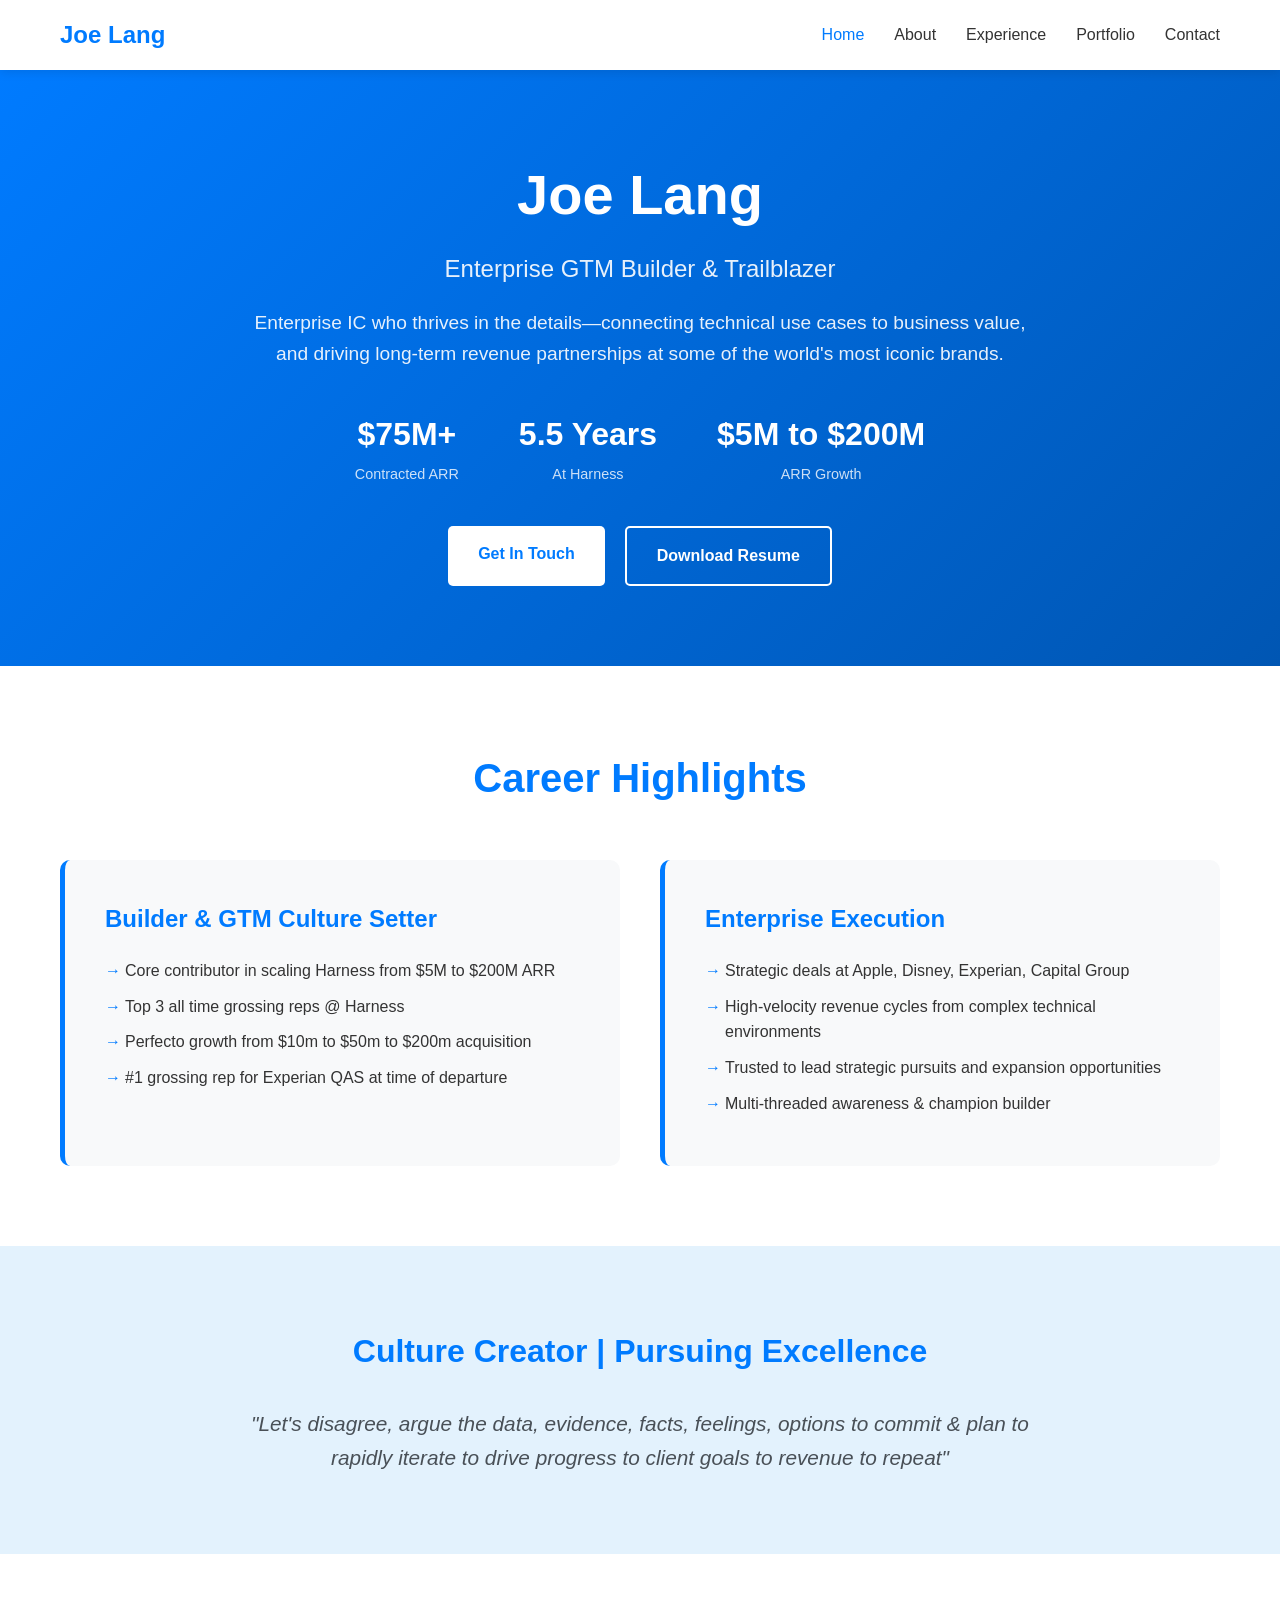
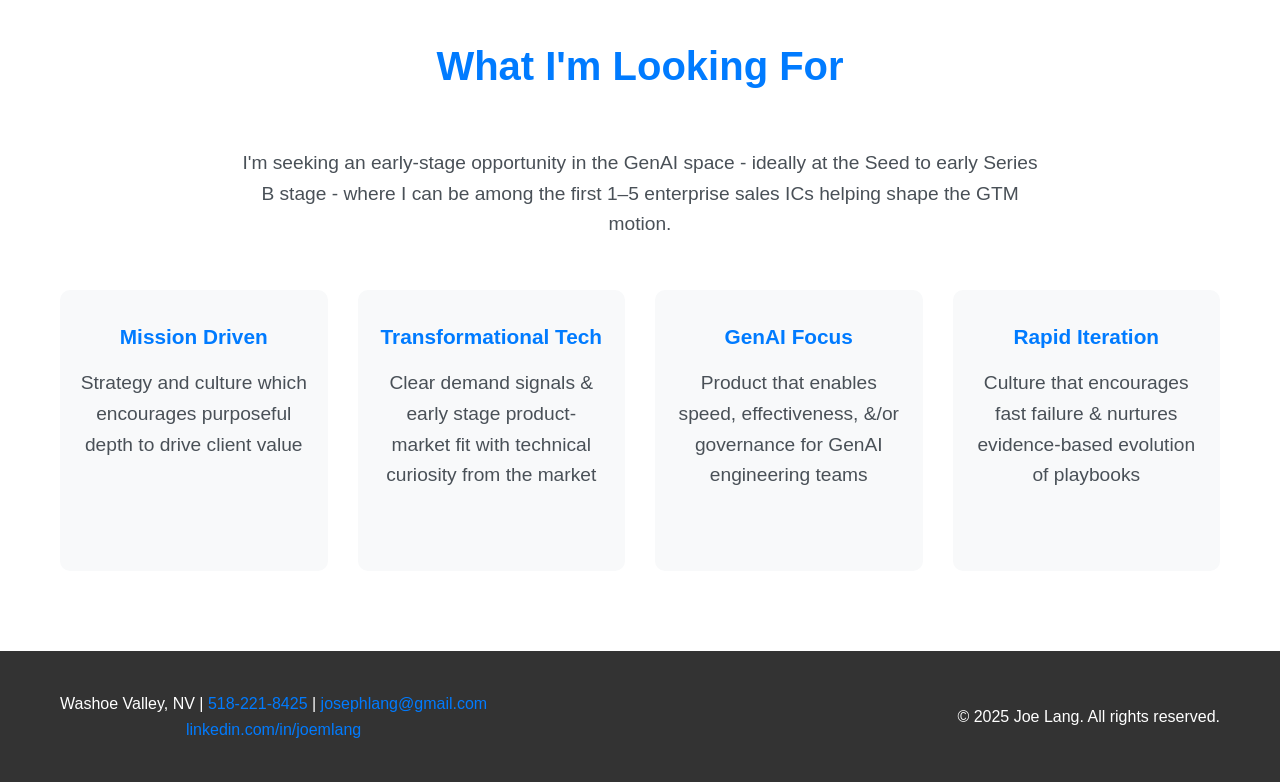
<file: index.html>
<!DOCTYPE html>
<html lang="en">
<head>
    <meta charset="UTF-8">
    <meta name="viewport" content="width=device-width, initial-scale=1.0">
    <title>Joe Lang - Enterprise GTM Builder</title>
    <link rel="stylesheet" href="styles.css">
</head>
<body>
    <nav class="navbar">
        <div class="nav-container">
            <div class="nav-logo">
                <a href="index.html">Joe Lang</a>
            </div>
            <ul class="nav-menu">
                <li class="nav-item">
                    <a href="index.html" class="nav-link active">Home</a>
                </li>
                <li class="nav-item">
                    <a href="about.html" class="nav-link">About</a>
                </li>
                <li class="nav-item">
                    <a href="experience.html" class="nav-link">Experience</a>
                </li>
                <li class="nav-item">
                    <a href="portfolio.html" class="nav-link">Portfolio</a>
                </li>
                <li class="nav-item">
                    <a href="contact.html" class="nav-link">Contact</a>
                </li>
            </ul>
        </div>
    </nav>

    <main class="main-content">
        <section class="hero">
            <div class="container">
                <div class="hero-content">
                    <h1 class="hero-title">Joe Lang</h1>
                    <h2 class="hero-subtitle">Enterprise GTM Builder & Trailblazer</h2>
                    <p class="hero-description">
                        Enterprise IC who thrives in the details&mdash;connecting technical use cases to business value, 
                        and driving long-term revenue partnerships at some of the world's most iconic brands.
                    </p>
                    <div class="hero-stats">
                        <div class="stat">
                            <span class="stat-number">$75M+</span>
                            <span class="stat-label">Contracted ARR</span>
                        </div>
                        <div class="stat">
                            <span class="stat-number">5.5 Years</span>
                            <span class="stat-label">At Harness</span>
                        </div>
                        <div class="stat">
                            <span class="stat-number">$5M to $200M</span>
                            <span class="stat-label">ARR Growth</span>
                        </div>
                    </div>
                    <div class="hero-cta">
                        <a href="contact.html" class="cta-btn primary">Get In Touch</a>
                        <a href="Lang - Career Highlights.pdf" class="cta-btn secondary" download>Download Resume</a>
                    </div>
                </div>
            </div>
        </section>

        <section class="highlights">
            <div class="container">
                <h2 class="section-title">Career Highlights</h2>
                <div class="highlights-grid">
                    <div class="highlight-card">
                        <h3>Builder & GTM Culture Setter</h3>
                        <ul>
                            <li>Core contributor in scaling Harness from $5M to $200M ARR</li>
                            <li>Top 3 all time grossing reps @ Harness</li>
                            <li>Perfecto growth from $10m to $50m to $200m acquisition</li>
                            <li>#1 grossing rep for Experian QAS at time of departure</li>
                        </ul>
                    </div>
                    <div class="highlight-card">
                        <h3>Enterprise Execution</h3>
                        <ul>
                            <li>Strategic deals at Apple, Disney, Experian, Capital Group</li>
                            <li>High-velocity revenue cycles from complex technical environments</li>
                            <li>Trusted to lead strategic pursuits and expansion opportunities</li>
                            <li>Multi-threaded awareness &amp; champion builder</li>
                        </ul>
                    </div>
                </div>
            </div>
        </section>

        <section class="philosophy">
            <div class="container">
                <div class="philosophy-content">
                    <h2>Culture Creator | Pursuing Excellence</h2>
                    <blockquote>
                        "Let's disagree, argue the data, evidence, facts, feelings, options to commit &amp; plan to rapidly iterate to drive progress to client goals to revenue to repeat"
                    </blockquote>
                </div>
            </div>
        </section>

        <section class="opportunity">
            <div class="container">
                <h2 class="section-title">What I'm Looking For</h2>
                <div class="opportunity-content">
                    <p>I'm seeking an early-stage opportunity in the GenAI space - ideally at the Seed to early Series B stage - where I can be among the first 1&ndash;5 enterprise sales ICs helping shape the GTM motion.</p>
                    <div class="opportunity-grid">
                        <div class="opportunity-item">
                            <h4>Mission Driven</h4>
                            <p>Strategy and culture which encourages purposeful depth to drive client value</p>
                        </div>
                        <div class="opportunity-item">
                            <h4>Transformational Tech</h4>
                            <p>Clear demand signals &amp; early stage product-market fit with technical curiosity from the market</p>
                        </div>
                        <div class="opportunity-item">
                            <h4>GenAI Focus</h4>
                            <p>Product that enables speed, effectiveness, &amp;/or governance for GenAI engineering teams</p>
                        </div>
                        <div class="opportunity-item">
                            <h4>Rapid Iteration</h4>
                            <p>Culture that encourages fast failure &amp; nurtures evidence-based evolution of playbooks</p>
                        </div>
                    </div>
                </div>
            </div>
        </section>
    </main>

    <footer class="footer">
        <div class="container">
            <div class="footer-content">
                <div class="footer-contact">
                    <p>Washoe Valley, NV | <a href="tel:518-221-8425">518-221-8425</a> | <a href="mailto:josephlang@gmail.com">josephlang@gmail.com</a></p>
                    <p><a href="https://linkedin.com/in/joemlang" target="_blank">linkedin.com/in/joemlang</a></p>
                </div>
                <p>&copy; 2025 Joe Lang. All rights reserved.</p>
            </div>
        </div>
    </footer>
</body>
</html>
</file>
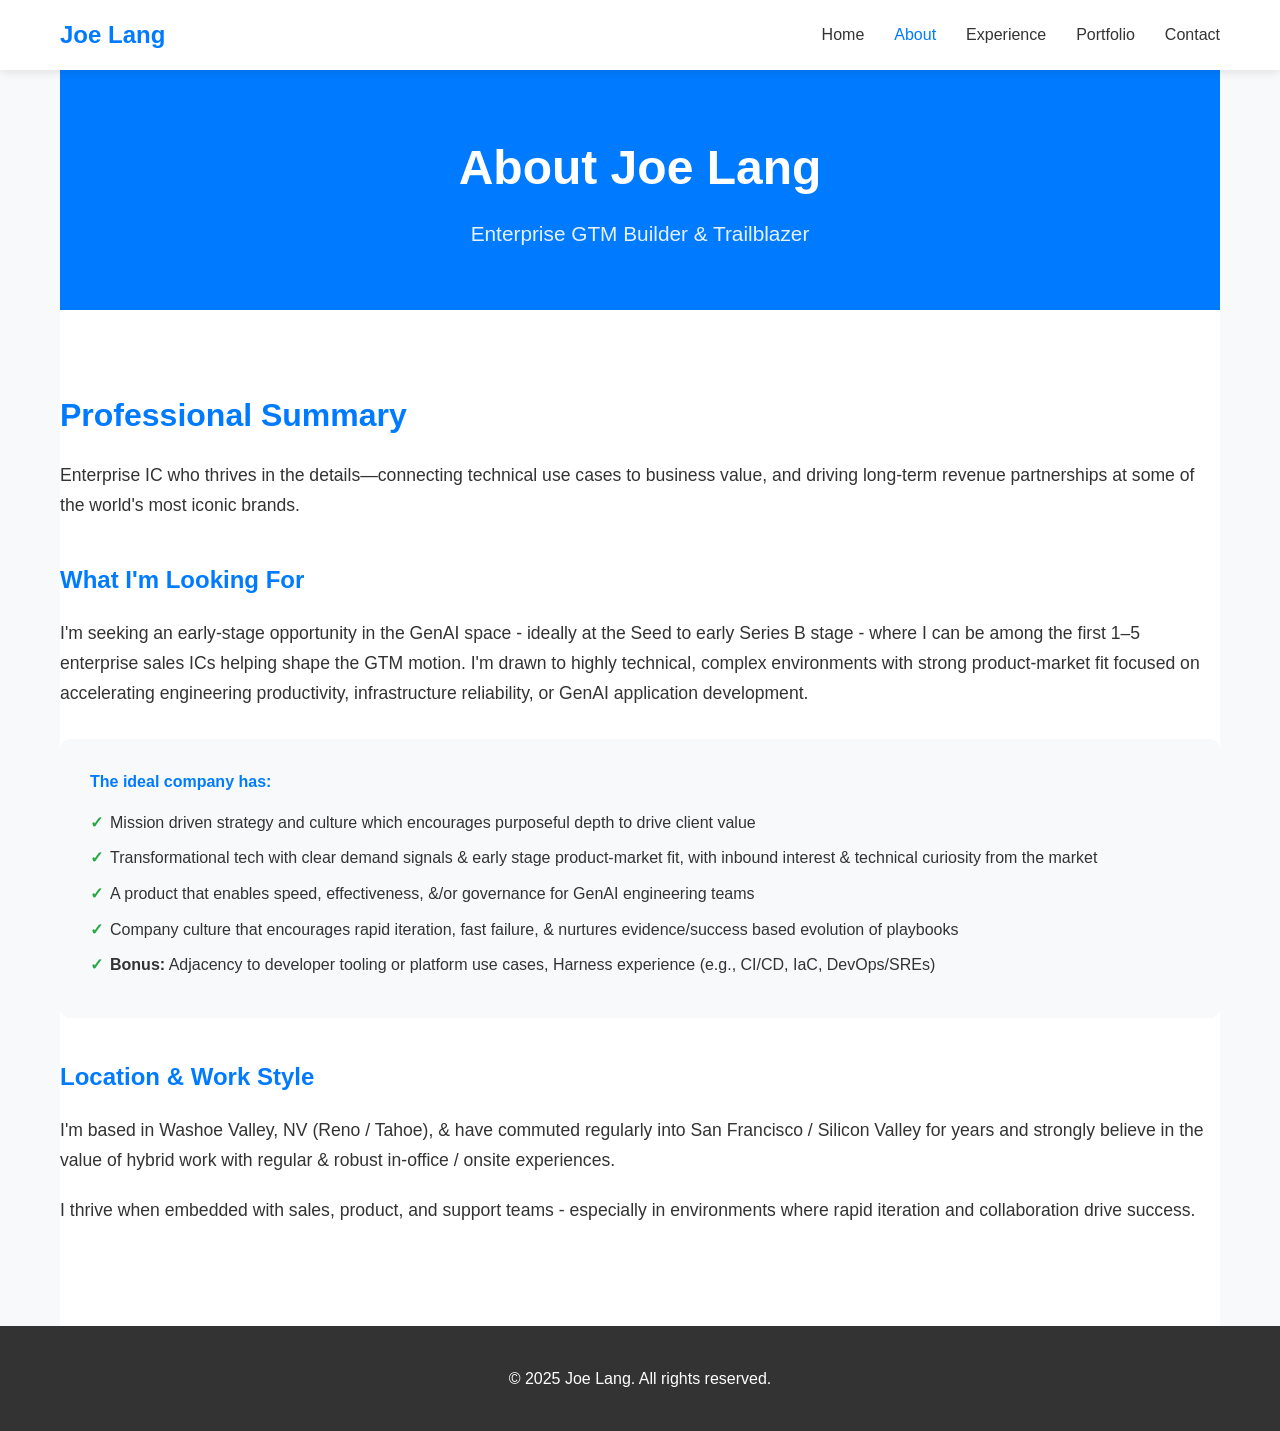
<file: about.html>
<!DOCTYPE html>
<html lang="en">
<head>
    <meta charset="UTF-8">
    <meta name="viewport" content="width=device-width, initial-scale=1.0">
    <title>About - Joe Lang</title>
    <link rel="stylesheet" href="styles.css">
</head>
<body>
    <nav class="navbar">
        <div class="nav-container">
            <div class="nav-logo">
                <a href="index.html">Joe Lang</a>
            </div>
            <ul class="nav-menu">
                <li class="nav-item">
                    <a href="index.html" class="nav-link">Home</a>
                </li>
                <li class="nav-item">
                    <a href="about.html" class="nav-link active">About</a>
                </li>
                <li class="nav-item">
                    <a href="experience.html" class="nav-link">Experience</a>
                </li>
                <li class="nav-item">
                    <a href="portfolio.html" class="nav-link">Portfolio</a>
                </li>
                <li class="nav-item">
                    <a href="contact.html" class="nav-link">Contact</a>
                </li>
            </ul>
        </div>
    </nav>

    <main class="main-content">
        <div class="container">
            <section class="about-hero">
                <h1>About Joe Lang</h1>
                <p class="lead">Enterprise GTM Builder &amp; Trailblazer</p>
            </section>

            <section class="about-content">
                <div class="about-text">
                    <h2>Professional Summary</h2>
                    <p>Enterprise IC who thrives in the details&mdash;connecting technical use cases to business value, and driving long-term revenue partnerships at some of the world's most iconic brands.</p>
                    
                    <h3>What I'm Looking For</h3>
                    <p>I'm seeking an early-stage opportunity in the GenAI space - ideally at the Seed to early Series B stage - where I can be among the first 1&ndash;5 enterprise sales ICs helping shape the GTM motion. I'm drawn to highly technical, complex environments with strong product-market fit focused on accelerating engineering productivity, infrastructure reliability, or GenAI application development.</p>

                    <div class="ideal-company">
                        <h4>The ideal company has:</h4>
                        <ul>
                            <li>Mission driven strategy and culture which encourages purposeful depth to drive client value</li>
                            <li>Transformational tech with clear demand signals &amp; early stage product-market fit, with inbound interest &amp; technical curiosity from the market</li>
                            <li>A product that enables speed, effectiveness, &amp;/or governance for GenAI engineering teams</li>
                            <li>Company culture that encourages rapid iteration, fast failure, &amp; nurtures evidence/success based evolution of playbooks</li>
                            <li><strong>Bonus:</strong> Adjacency to developer tooling or platform use cases, Harness experience (e.g., CI/CD, IaC, DevOps/SREs)</li>
                        </ul>
                    </div>

                    <h3>Location & Work Style</h3>
                    <p>I'm based in Washoe Valley, NV (Reno / Tahoe), &amp; have commuted regularly into San Francisco / Silicon Valley for years and strongly believe in the value of hybrid work with regular &amp; robust in-office / onsite experiences.</p>
                    
                    <p>I thrive when embedded with sales, product, and support teams - especially in environments where rapid iteration and collaboration drive success.</p>
                </div>
            </section>
        </div>
    </main>

    <footer class="footer">
        <div class="container">
            <p>&copy; 2025 Joe Lang. All rights reserved.</p>
        </div>
    </footer>
</body>
</html>
</file>
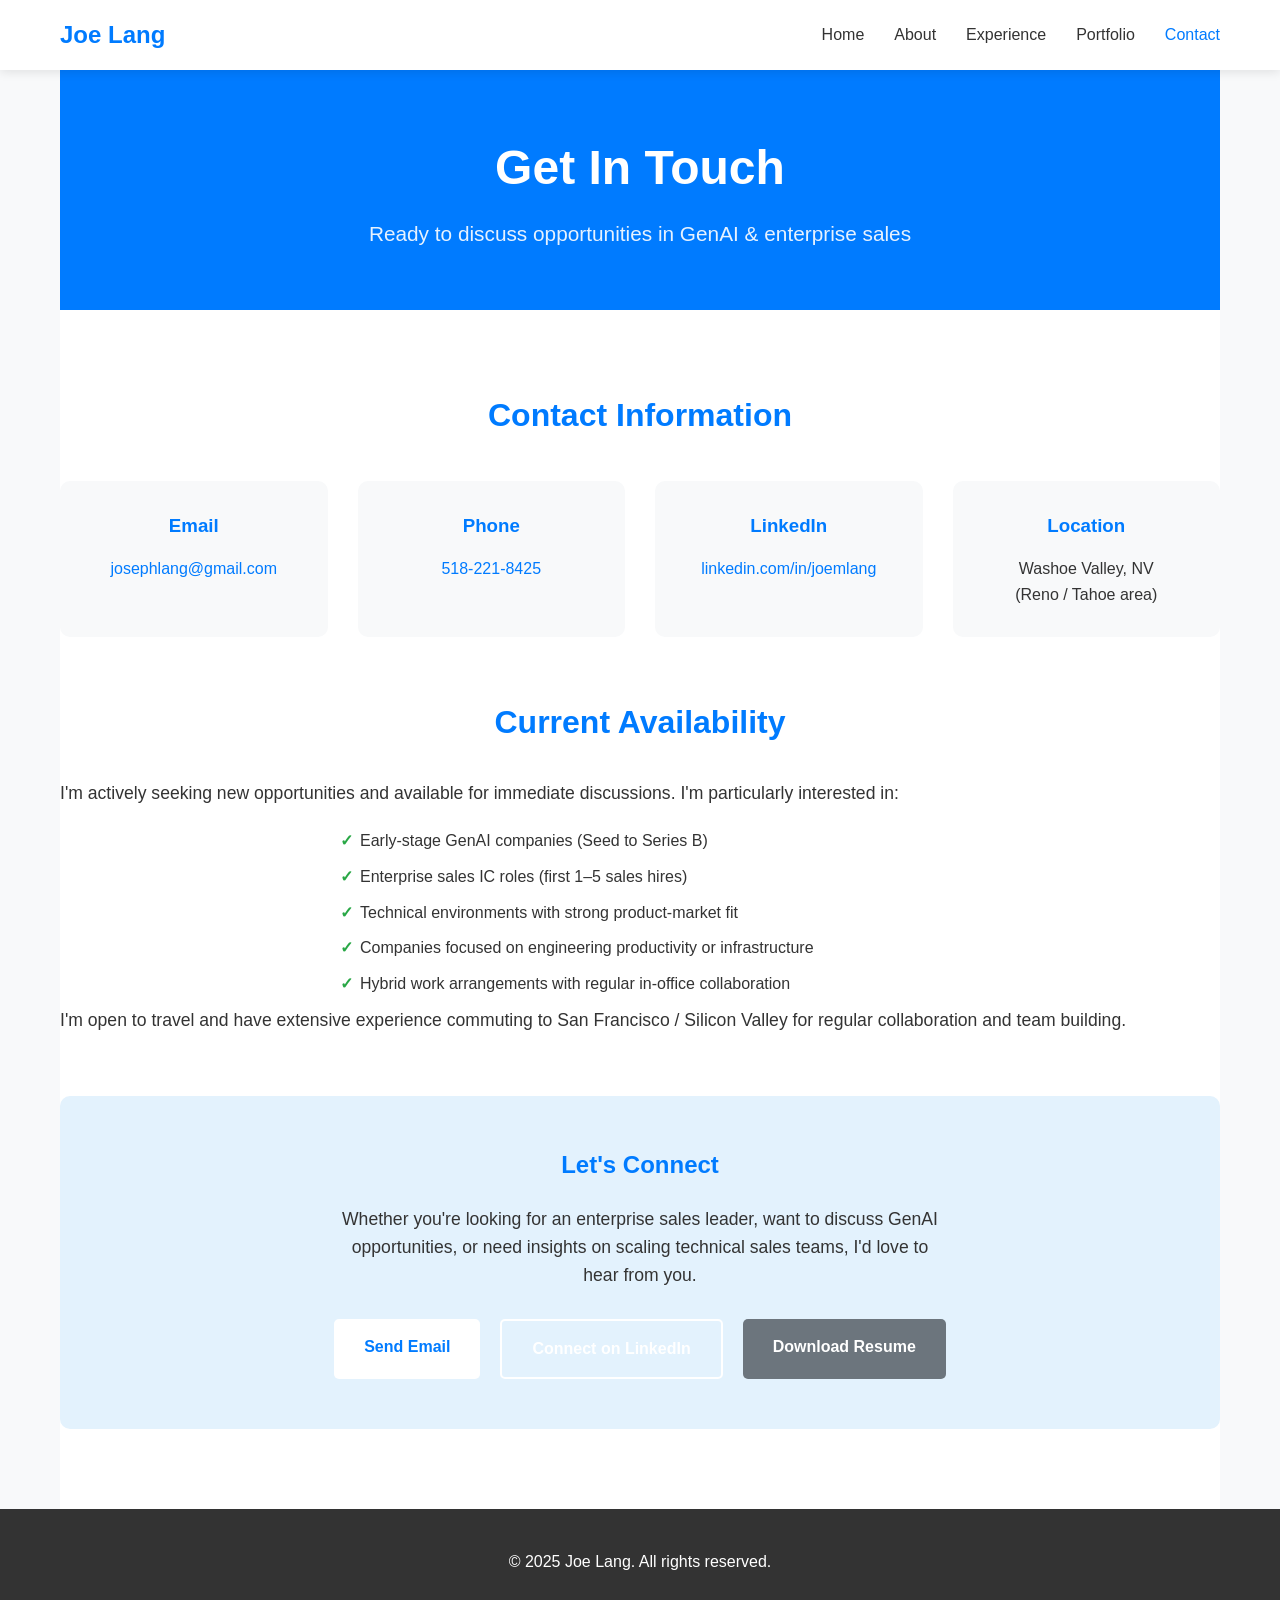
<file: contact.html>
<!DOCTYPE html>
<html lang="en">
<head>
    <meta charset="UTF-8">
    <meta name="viewport" content="width=device-width, initial-scale=1.0">
    <title>Contact - Joe Lang</title>
    <link rel="stylesheet" href="styles.css">
</head>
<body>
    <nav class="navbar">
        <div class="nav-container">
            <div class="nav-logo">
                <a href="index.html">Joe Lang</a>
            </div>
            <ul class="nav-menu">
                <li class="nav-item">
                    <a href="index.html" class="nav-link">Home</a>
                </li>
                <li class="nav-item">
                    <a href="about.html" class="nav-link">About</a>
                </li>
                <li class="nav-item">
                    <a href="experience.html" class="nav-link">Experience</a>
                </li>
                <li class="nav-item">
                    <a href="portfolio.html" class="nav-link">Portfolio</a>
                </li>
                <li class="nav-item">
                    <a href="contact.html" class="nav-link active">Contact</a>
                </li>
            </ul>
        </div>
    </nav>

    <main class="main-content">
        <div class="container">
            <section class="contact-hero">
                <h1>Get In Touch</h1>
                <p class="lead">Ready to discuss opportunities in GenAI &amp; enterprise sales</p>
            </section>

            <section class="contact-content">
                <div class="contact-info">
                    <h2>Contact Information</h2>
                    <div class="contact-details">
                        <div class="contact-item">
                            <h3>Email</h3>
                            <p><a href="mailto:josephlang@gmail.com">josephlang@gmail.com</a></p>
                        </div>
                        <div class="contact-item">
                            <h3>Phone</h3>
                            <p><a href="tel:518-221-8425">518-221-8425</a></p>
                        </div>
                        <div class="contact-item">
                            <h3>LinkedIn</h3>
                            <p><a href="https://linkedin.com/in/joemlang" target="_blank">linkedin.com/in/joemlang</a></p>
                        </div>
                        <div class="contact-item">
                            <h3>Location</h3>
                            <p>Washoe Valley, NV<br>(Reno / Tahoe area)</p>
                        </div>
                    </div>
                </div>

                <div class="availability">
                    <h2>Current Availability</h2>
                    <div class="availability-content">
                        <p>I'm actively seeking new opportunities and available for immediate discussions. I'm particularly interested in:</p>
                        <ul>
                            <li>Early-stage GenAI companies (Seed to Series B)</li>
                            <li>Enterprise sales IC roles (first 1&ndash;5 sales hires)</li>
                            <li>Technical environments with strong product-market fit</li>
                            <li>Companies focused on engineering productivity or infrastructure</li>
                            <li>Hybrid work arrangements with regular in-office collaboration</li>
                        </ul>
                        <p>I'm open to travel and have extensive experience commuting to San Francisco / Silicon Valley for regular collaboration and team building.</p>
                    </div>
                </div>

                <div class="cta-section">
                    <h2>Let's Connect</h2>
                    <p>Whether you're looking for an enterprise sales leader, want to discuss GenAI opportunities, or need insights on scaling technical sales teams, I'd love to hear from you.</p>
                    <div class="cta-buttons">
                        <a href="mailto:josephlang@gmail.com" class="cta-btn primary">Send Email</a>
                        <a href="https://linkedin.com/in/joemlang" target="_blank" class="cta-btn secondary">Connect on LinkedIn</a>
                        <a href="Lang - Career Highlights.pdf" class="cta-btn tertiary" download>Download Resume</a>
                    </div>
                </div>
            </section>
        </div>
    </main>

    <footer class="footer">
        <div class="container">
            <p>&copy; 2025 Joe Lang. All rights reserved.</p>
        </div>
    </footer>
</body>
</html>
</file>
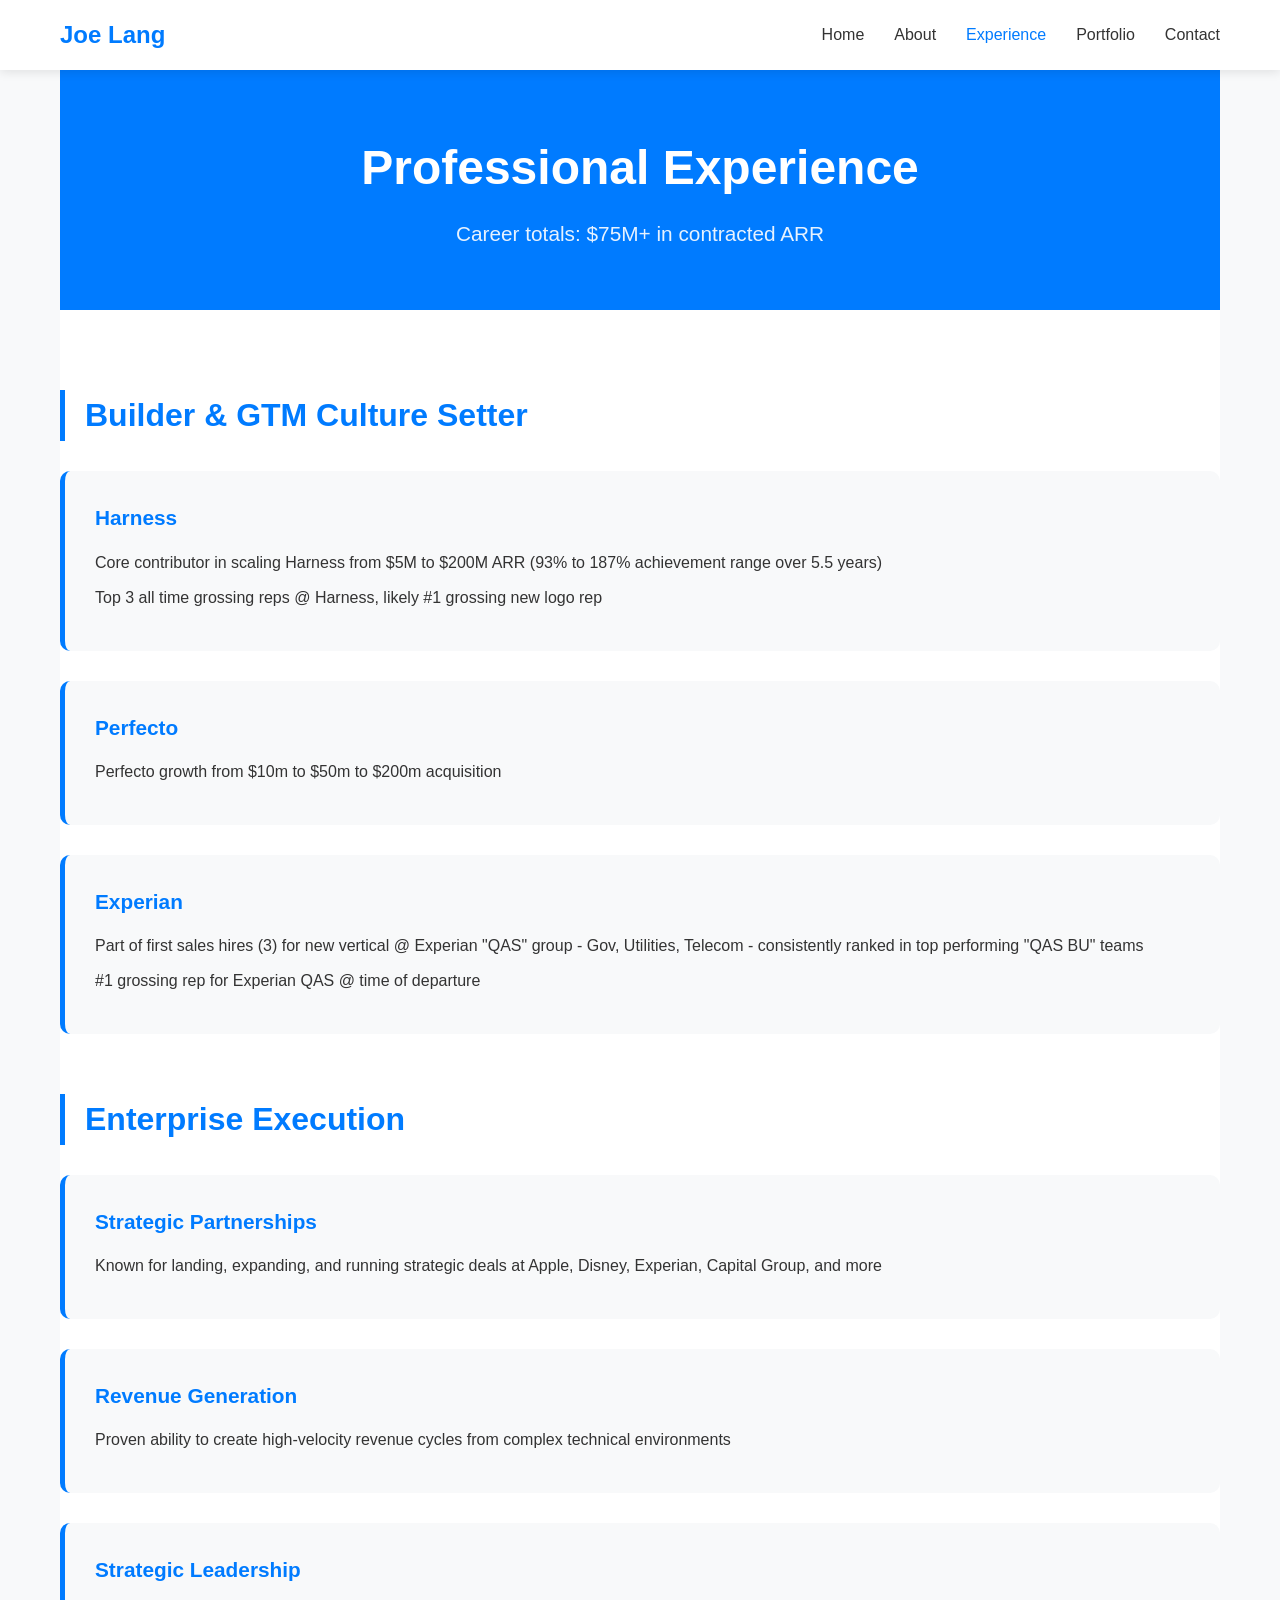
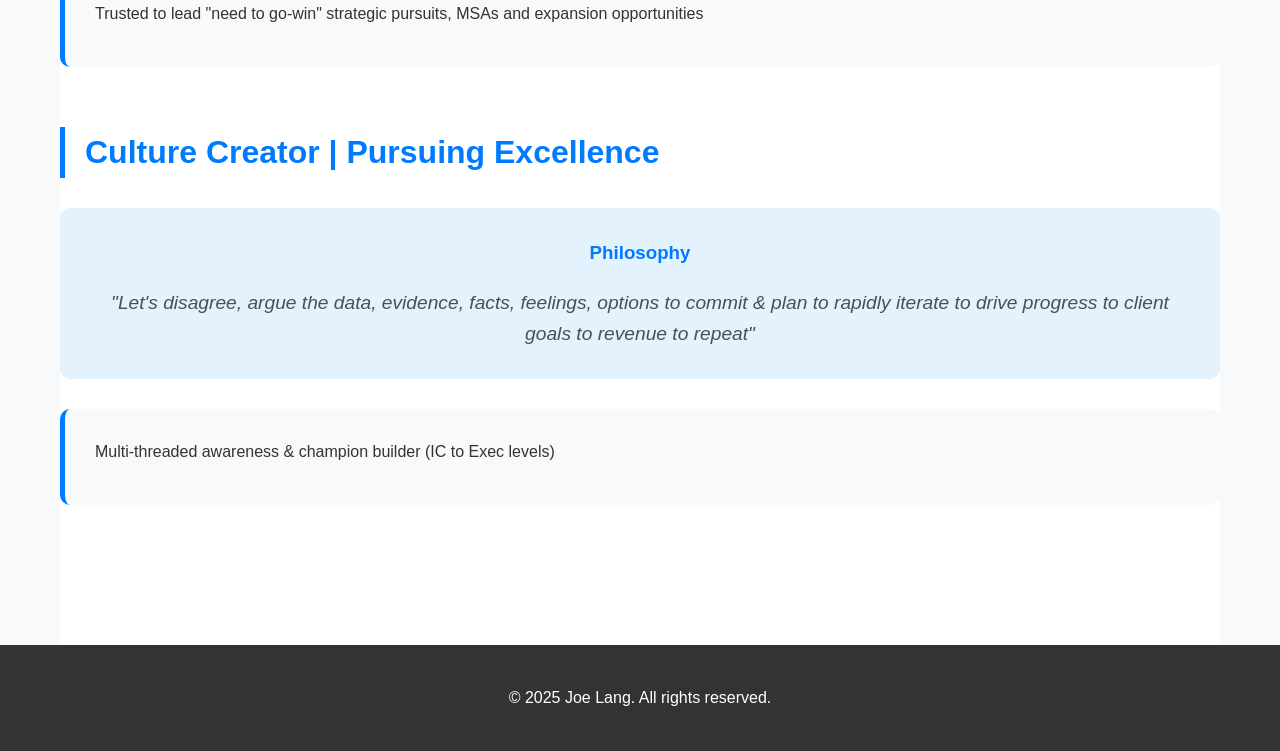
<file: experience.html>
<!DOCTYPE html>
<html lang="en">
<head>
    <meta charset="UTF-8">
    <meta name="viewport" content="width=device-width, initial-scale=1.0">
    <title>Experience - Joe Lang</title>
    <link rel="stylesheet" href="styles.css">
</head>
<body>
    <nav class="navbar">
        <div class="nav-container">
            <div class="nav-logo">
                <a href="index.html">Joe Lang</a>
            </div>
            <ul class="nav-menu">
                <li class="nav-item">
                    <a href="index.html" class="nav-link">Home</a>
                </li>
                <li class="nav-item">
                    <a href="about.html" class="nav-link">About</a>
                </li>
                <li class="nav-item">
                    <a href="experience.html" class="nav-link active">Experience</a>
                </li>
                <li class="nav-item">
                    <a href="portfolio.html" class="nav-link">Portfolio</a>
                </li>
                <li class="nav-item">
                    <a href="contact.html" class="nav-link">Contact</a>
                </li>
            </ul>
        </div>
    </nav>

    <main class="main-content">
        <div class="container">
            <section class="experience-hero">
                <h1>Professional Experience</h1>
                <p class="lead">Career totals: $75M+ in contracted ARR</p>
            </section>

            <section class="experience-content">
                <div class="experience-section">
                    <h2>Builder & GTM Culture Setter</h2>
                    <div class="achievement-list">
                        <div class="achievement">
                            <h3>Harness</h3>
                            <p>Core contributor in scaling Harness from $5M to $200M ARR (93% to 187% achievement range over 5.5 years)</p>
                            <p>Top 3 all time grossing reps @ Harness, likely #1 grossing new logo rep</p>
                        </div>
                        
                        <div class="achievement">
                            <h3>Perfecto</h3>
                            <p>Perfecto growth from $10m to $50m to $200m acquisition</p>
                        </div>
                        
                        <div class="achievement">
                            <h3>Experian</h3>
                            <p>Part of first sales hires (3) for new vertical @ Experian "QAS" group - Gov, Utilities, Telecom - consistently ranked in top performing "QAS BU" teams</p>
                            <p>#1 grossing rep for Experian QAS @ time of departure</p>
                        </div>
                    </div>
                </div>

                <div class="experience-section">
                    <h2>Enterprise Execution</h2>
                    <div class="achievement-list">
                        <div class="achievement">
                            <h3>Strategic Partnerships</h3>
                            <p>Known for landing, expanding, and running strategic deals at Apple, Disney, Experian, Capital Group, and more</p>
                        </div>
                        
                        <div class="achievement">
                            <h3>Revenue Generation</h3>
                            <p>Proven ability to create high-velocity revenue cycles from complex technical environments</p>
                        </div>
                        
                        <div class="achievement">
                            <h3>Strategic Leadership</h3>
                            <p>Trusted to lead "need to go-win" strategic pursuits, MSAs and expansion opportunities</p>
                        </div>
                    </div>
                </div>

                <div class="experience-section">
                    <h2>Culture Creator | Pursuing Excellence</h2>
                    <div class="philosophy-box">
                        <h3>Philosophy</h3>
                        <blockquote>
                            "Let's disagree, argue the data, evidence, facts, feelings, options to commit &amp; plan to rapidly iterate to drive progress to client goals to revenue to repeat"
                        </blockquote>
                    </div>
                    <div class="achievement">
                        <p>Multi-threaded awareness &amp; champion builder (IC to Exec levels)</p>
                    </div>
                </div>
            </section>
        </div>
    </main>

    <footer class="footer">
        <div class="container">
            <p>&copy; 2025 Joe Lang. All rights reserved.</p>
        </div>
    </footer>
</body>
</html>
</file>
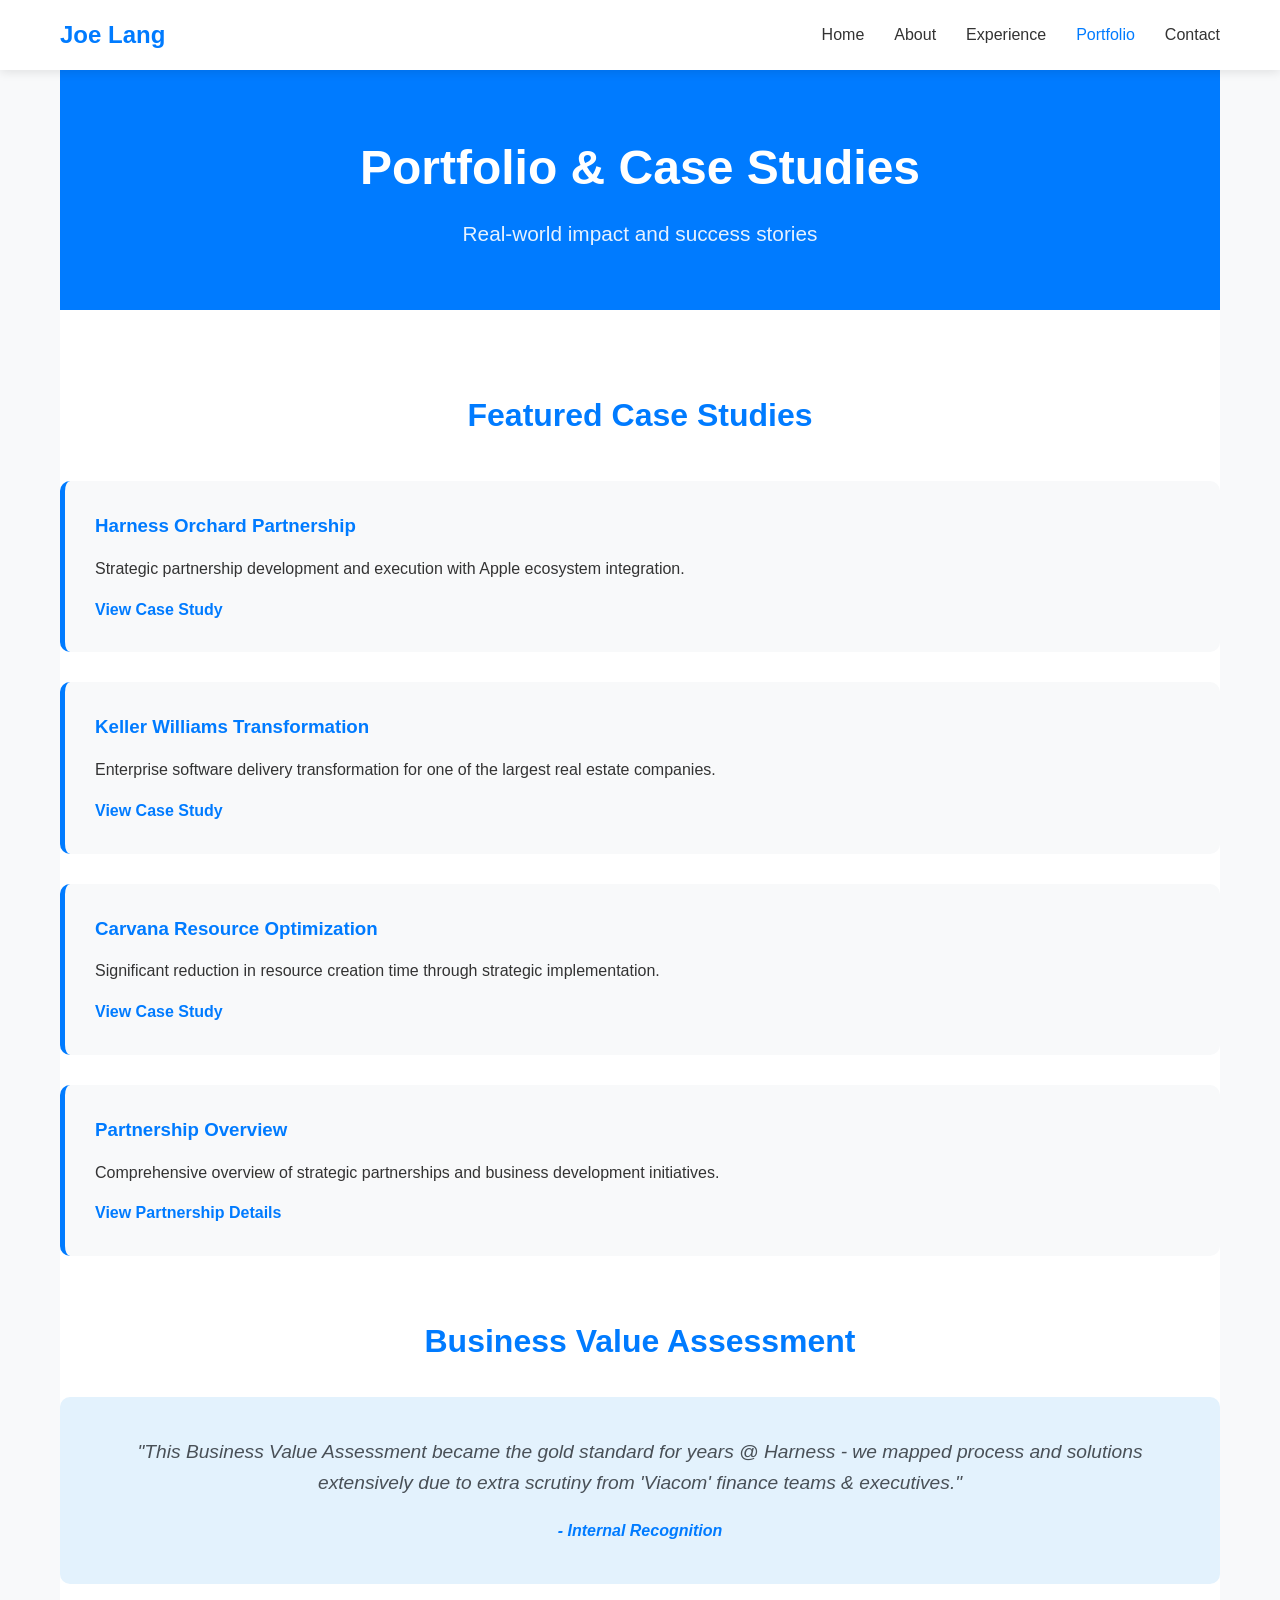
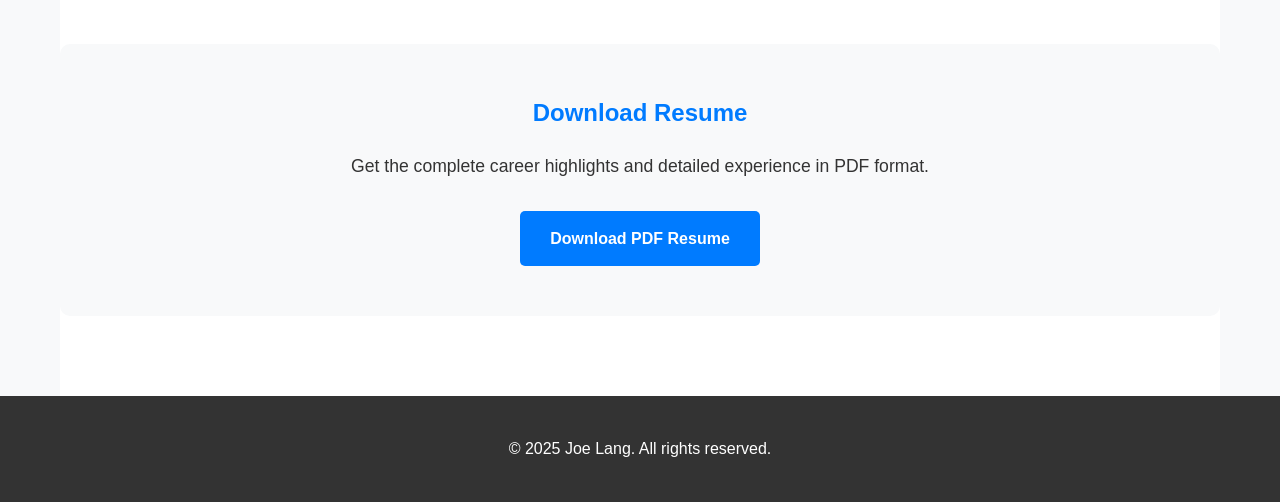
<file: portfolio.html>
<!DOCTYPE html>
<html lang="en">
<head>
    <meta charset="UTF-8">
    <meta name="viewport" content="width=device-width, initial-scale=1.0">
    <title>Portfolio - Joe Lang</title>
    <link rel="stylesheet" href="styles.css">
</head>
<body>
    <nav class="navbar">
        <div class="nav-container">
            <div class="nav-logo">
                <a href="index.html">Joe Lang</a>
            </div>
            <ul class="nav-menu">
                <li class="nav-item">
                    <a href="index.html" class="nav-link">Home</a>
                </li>
                <li class="nav-item">
                    <a href="about.html" class="nav-link">About</a>
                </li>
                <li class="nav-item">
                    <a href="experience.html" class="nav-link">Experience</a>
                </li>
                <li class="nav-item">
                    <a href="portfolio.html" class="nav-link active">Portfolio</a>
                </li>
                <li class="nav-item">
                    <a href="contact.html" class="nav-link">Contact</a>
                </li>
            </ul>
        </div>
    </nav>

    <main class="main-content">
        <div class="container">
            <section class="portfolio-hero">
                <h1>Portfolio & Case Studies</h1>
                <p class="lead">Real-world impact and success stories</p>
            </section>

            <section class="portfolio-content">
                <div class="case-studies">
                    <h2>Featured Case Studies</h2>
                    
                    <div class="case-study">
                        <h3>Harness Orchard Partnership</h3>
                        <p>Strategic partnership development and execution with Apple ecosystem integration.</p>
                        <a href="https://www.harness.io/event/orchard" target="_blank" class="case-study-link">View Case Study</a>
                    </div>
                    
                    <div class="case-study">
                        <h3>Keller Williams Transformation</h3>
                        <p>Enterprise software delivery transformation for one of the largest real estate companies.</p>
                        <a href="https://www.harness.io/case-studies/keller-williams" target="_blank" class="case-study-link">View Case Study</a>
                    </div>
                    
                    <div class="case-study">
                        <h3>Carvana Resource Optimization</h3>
                        <p>Significant reduction in resource creation time through strategic implementation.</p>
                        <a href="https://www.harness.io/blog/carvana-reduces-resource-creation-time" target="_blank" class="case-study-link">View Case Study</a>
                    </div>
                    
                    <div class="case-study">
                        <h3>Partnership Overview</h3>
                        <p>Comprehensive overview of strategic partnerships and business development initiatives.</p>
                        <a href="https://www.harness.io/event/orchard/partnership-overview" target="_blank" class="case-study-link">View Partnership Details</a>
                    </div>
                </div>

                <div class="testimonials">
                    <h2>Business Value Assessment</h2>
                    <div class="testimonial-box">
                        <blockquote>
                            "This Business Value Assessment became the gold standard for years @ Harness - we mapped process and solutions extensively due to extra scrutiny from 'Viacom' finance teams &amp; executives."
                        </blockquote>
                        <cite>- Internal Recognition</cite>
                    </div>
                </div>

                <div class="download-section">
                    <h2>Download Resume</h2>
                    <p>Get the complete career highlights and detailed experience in PDF format.</p>
                    <a href="Lang - Career Highlights.pdf" class="download-btn" download>Download PDF Resume</a>
                </div>
            </section>
        </div>
    </main>

    <footer class="footer">
        <div class="container">
            <p>&copy; 2025 Joe Lang. All rights reserved.</p>
        </div>
    </footer>
</body>
</html>
</file>
<file: styles.css>
* {
    margin: 0;
    padding: 0;
    box-sizing: border-box;
}

body {
    font-family: 'Segoe UI', Tahoma, Geneva, Verdana, sans-serif;
    line-height: 1.6;
    color: #333;
    background-color: #f8f9fa;
}

.container {
    max-width: 1200px;
    margin: 0 auto;
    padding: 0 20px;
}

.navbar {
    background: #fff;
    box-shadow: 0 2px 10px rgba(0,0,0,0.1);
    position: fixed;
    top: 0;
    width: 100%;
    z-index: 1000;
}

.nav-container {
    max-width: 1200px;
    margin: 0 auto;
    padding: 0 20px;
    display: flex;
    justify-content: space-between;
    align-items: center;
    height: 70px;
}

.nav-logo a {
    font-size: 1.5em;
    font-weight: bold;
    color: #007bff;
    text-decoration: none;
}

.nav-menu {
    display: flex;
    list-style: none;
    gap: 30px;
}

.nav-link {
    color: #333;
    text-decoration: none;
    font-weight: 500;
    transition: color 0.3s;
}

.nav-link:hover,
.nav-link.active {
    color: #007bff;
}

.main-content {
    margin-top: 70px;
}

.hero {
    background: linear-gradient(135deg, #007bff 0%, #0056b3 100%);
    color: white;
    padding: 80px 0;
    text-align: center;
}

.hero-title {
    font-size: 3.5em;
    font-weight: bold;
    margin-bottom: 10px;
}

.hero-subtitle {
    font-size: 1.5em;
    font-weight: 300;
    margin-bottom: 20px;
    opacity: 0.9;
}

.hero-description {
    font-size: 1.2em;
    max-width: 800px;
    margin: 0 auto 40px;
    opacity: 0.9;
}

.hero-stats {
    display: flex;
    justify-content: center;
    gap: 60px;
    margin-bottom: 40px;
}

.stat {
    text-align: center;
}

.stat-number {
    display: block;
    font-size: 2em;
    font-weight: bold;
}

.stat-label {
    font-size: 0.9em;
    opacity: 0.8;
}

.hero-cta {
    display: flex;
    justify-content: center;
    gap: 20px;
}

.cta-btn {
    display: inline-block;
    padding: 15px 30px;
    border-radius: 5px;
    text-decoration: none;
    font-weight: bold;
    transition: all 0.3s;
}

.cta-btn.primary {
    background: white;
    color: #007bff;
}

.cta-btn.primary:hover {
    background: #f8f9fa;
    transform: translateY(-2px);
}

.cta-btn.secondary {
    background: transparent;
    color: white;
    border: 2px solid white;
}

.cta-btn.secondary:hover {
    background: white;
    color: #007bff;
}

.cta-btn.tertiary {
    background: #6c757d;
    color: white;
}

.cta-btn.tertiary:hover {
    background: #5a6268;
}

.section-title {
    font-size: 2.5em;
    font-weight: bold;
    color: #007bff;
    text-align: center;
    margin-bottom: 50px;
}

.highlights {
    padding: 80px 0;
    background: white;
}

.highlights-grid {
    display: grid;
    grid-template-columns: repeat(auto-fit, minmax(500px, 1fr));
    gap: 40px;
}

.highlight-card {
    background: #f8f9fa;
    padding: 40px;
    border-radius: 10px;
    border-left: 5px solid #007bff;
}

.highlight-card h3 {
    font-size: 1.5em;
    color: #007bff;
    margin-bottom: 20px;
}

.highlight-card ul {
    list-style: none;
}

.highlight-card li {
    margin-bottom: 10px;
    padding-left: 20px;
    position: relative;
}

.highlight-card li:before {
    content: "→";
    position: absolute;
    left: 0;
    color: #007bff;
    font-weight: bold;
}

.philosophy {
    padding: 80px 0;
    background: #e3f2fd;
    text-align: center;
}

.philosophy-content h2 {
    font-size: 2em;
    color: #007bff;
    margin-bottom: 30px;
}

.philosophy blockquote {
    font-size: 1.3em;
    font-style: italic;
    max-width: 800px;
    margin: 0 auto;
    color: #495057;
}

.opportunity {
    padding: 80px 0;
    background: white;
}

.opportunity-content p {
    font-size: 1.2em;
    text-align: center;
    max-width: 800px;
    margin: 0 auto 50px;
    color: #495057;
}

.opportunity-grid {
    display: grid;
    grid-template-columns: repeat(auto-fit, minmax(250px, 1fr));
    gap: 30px;
}

.opportunity-item {
    text-align: center;
    padding: 30px 20px;
    background: #f8f9fa;
    border-radius: 10px;
    transition: transform 0.3s;
}

.opportunity-item:hover {
    transform: translateY(-5px);
}

.opportunity-item h4 {
    font-size: 1.3em;
    color: #007bff;
    margin-bottom: 15px;
}

.about-hero,
.experience-hero,
.portfolio-hero,
.contact-hero {
    background: #007bff;
    color: white;
    padding: 60px 0;
    text-align: center;
}

.about-hero h1,
.experience-hero h1,
.portfolio-hero h1,
.contact-hero h1 {
    font-size: 3em;
    margin-bottom: 10px;
}

.lead {
    font-size: 1.3em;
    opacity: 0.9;
}

.about-content,
.experience-content,
.portfolio-content,
.contact-content {
    padding: 80px 0;
    background: white;
}

.about-text h2,
.about-text h3 {
    color: #007bff;
    margin-bottom: 20px;
}

.about-text h2 {
    font-size: 2em;
}

.about-text h3 {
    font-size: 1.5em;
    margin-top: 40px;
}

.about-text p {
    margin-bottom: 20px;
    font-size: 1.1em;
    line-height: 1.7;
}

.ideal-company {
    background: #f8f9fa;
    padding: 30px;
    border-radius: 10px;
    margin: 30px 0;
}

.ideal-company h4 {
    color: #007bff;
    margin-bottom: 15px;
}

.ideal-company ul {
    list-style: none;
}

.ideal-company li {
    margin-bottom: 10px;
    padding-left: 20px;
    position: relative;
}

.ideal-company li:before {
    content: "✓";
    position: absolute;
    left: 0;
    color: #28a745;
    font-weight: bold;
}

.experience-section {
    margin-bottom: 60px;
}

.experience-section h2 {
    font-size: 2em;
    color: #007bff;
    margin-bottom: 30px;
    border-left: 5px solid #007bff;
    padding-left: 20px;
}

.achievement-list {
    display: grid;
    gap: 30px;
}

.achievement {
    background: #f8f9fa;
    padding: 30px;
    border-radius: 10px;
    border-left: 5px solid #007bff;
}

.achievement h3 {
    color: #007bff;
    margin-bottom: 15px;
    font-size: 1.3em;
}

.achievement p {
    margin-bottom: 10px;
    line-height: 1.6;
}

.philosophy-box {
    background: #e3f2fd;
    padding: 30px;
    border-radius: 10px;
    margin-bottom: 30px;
    text-align: center;
}

.philosophy-box h3 {
    color: #007bff;
    margin-bottom: 20px;
}

.philosophy-box blockquote {
    font-size: 1.2em;
    font-style: italic;
    color: #495057;
}

.case-studies {
    margin-bottom: 60px;
}

.case-studies h2 {
    font-size: 2em;
    color: #007bff;
    margin-bottom: 40px;
    text-align: center;
}

.case-study {
    background: #f8f9fa;
    padding: 30px;
    border-radius: 10px;
    margin-bottom: 30px;
    border-left: 5px solid #007bff;
}

.case-study h3 {
    color: #007bff;
    margin-bottom: 15px;
}

.case-study p {
    margin-bottom: 15px;
    line-height: 1.6;
}

.case-study-link {
    color: #007bff;
    text-decoration: none;
    font-weight: bold;
}

.case-study-link:hover {
    text-decoration: underline;
}

.testimonials {
    margin-bottom: 60px;
}

.testimonials h2 {
    font-size: 2em;
    color: #007bff;
    margin-bottom: 30px;
    text-align: center;
}

.testimonial-box {
    background: #e3f2fd;
    padding: 40px;
    border-radius: 10px;
    text-align: center;
}

.testimonial-box blockquote {
    font-size: 1.2em;
    font-style: italic;
    margin-bottom: 20px;
    color: #495057;
}

.testimonial-box cite {
    font-weight: bold;
    color: #007bff;
}

.download-section {
    text-align: center;
    background: #f8f9fa;
    padding: 50px;
    border-radius: 10px;
}

.download-section h2 {
    color: #007bff;
    margin-bottom: 20px;
}

.download-section p {
    margin-bottom: 30px;
    font-size: 1.1em;
}

.download-btn {
    display: inline-block;
    background-color: #007bff;
    color: white;
    padding: 15px 30px;
    text-decoration: none;
    border-radius: 5px;
    font-weight: bold;
    transition: all 0.3s;
}

.download-btn:hover {
    background-color: #0056b3;
    transform: translateY(-2px);
}

.contact-info {
    margin-bottom: 60px;
}

.contact-info h2 {
    font-size: 2em;
    color: #007bff;
    margin-bottom: 40px;
    text-align: center;
}

.contact-details {
    display: grid;
    grid-template-columns: repeat(auto-fit, minmax(250px, 1fr));
    gap: 30px;
}

.contact-item {
    text-align: center;
    padding: 30px;
    background: #f8f9fa;
    border-radius: 10px;
}

.contact-item h3 {
    color: #007bff;
    margin-bottom: 15px;
}

.contact-item a {
    color: #007bff;
    text-decoration: none;
}

.contact-item a:hover {
    text-decoration: underline;
}

.availability {
    margin-bottom: 60px;
}

.availability h2 {
    font-size: 2em;
    color: #007bff;
    margin-bottom: 30px;
    text-align: center;
}

.availability-content p {
    font-size: 1.1em;
    margin-bottom: 20px;
    line-height: 1.7;
}

.availability-content ul {
    list-style: none;
    max-width: 600px;
    margin: 0 auto;
}

.availability-content li {
    margin-bottom: 10px;
    padding-left: 20px;
    position: relative;
}

.availability-content li:before {
    content: "✓";
    position: absolute;
    left: 0;
    color: #28a745;
    font-weight: bold;
}

.cta-section {
    text-align: center;
    background: #e3f2fd;
    padding: 50px;
    border-radius: 10px;
}

.cta-section h2 {
    color: #007bff;
    margin-bottom: 20px;
}

.cta-section p {
    font-size: 1.1em;
    margin-bottom: 30px;
    max-width: 600px;
    margin-left: auto;
    margin-right: auto;
}

.cta-buttons {
    display: flex;
    justify-content: center;
    gap: 20px;
    flex-wrap: wrap;
}

.footer {
    background: #333;
    color: white;
    padding: 40px 0;
    text-align: center;
}

.footer-content {
    display: flex;
    justify-content: space-between;
    align-items: center;
    flex-wrap: wrap;
    gap: 20px;
}

.footer-contact a {
    color: #007bff;
    text-decoration: none;
}

.footer-contact a:hover {
    text-decoration: underline;
}

@media (max-width: 768px) {
    .nav-menu {
        flex-direction: column;
        position: absolute;
        top: 70px;
        left: 0;
        width: 100%;
        background: white;
        box-shadow: 0 2px 10px rgba(0,0,0,0.1);
        display: none;
    }

    .hero-title {
        font-size: 2.5em;
    }

    .hero-stats {
        flex-direction: column;
        gap: 20px;
    }

    .hero-cta {
        flex-direction: column;
        align-items: center;
    }

    .highlights-grid {
        grid-template-columns: 1fr;
    }

    .opportunity-grid {
        grid-template-columns: 1fr;
    }

    .contact-details {
        grid-template-columns: 1fr;
    }

    .cta-buttons {
        flex-direction: column;
        align-items: center;
    }

    .footer-content {
        flex-direction: column;
        text-align: center;
    }
}

@media (max-width: 480px) {
    .container {
        padding: 0 15px;
    }

    .hero {
        padding: 60px 0;
    }

    .hero-title {
        font-size: 2em;
    }

    .section-title {
        font-size: 2em;
    }

    .highlights,
    .opportunity,
    .about-content,
    .experience-content,
    .portfolio-content,
    .contact-content {
        padding: 60px 0;
    }
}
</file>
